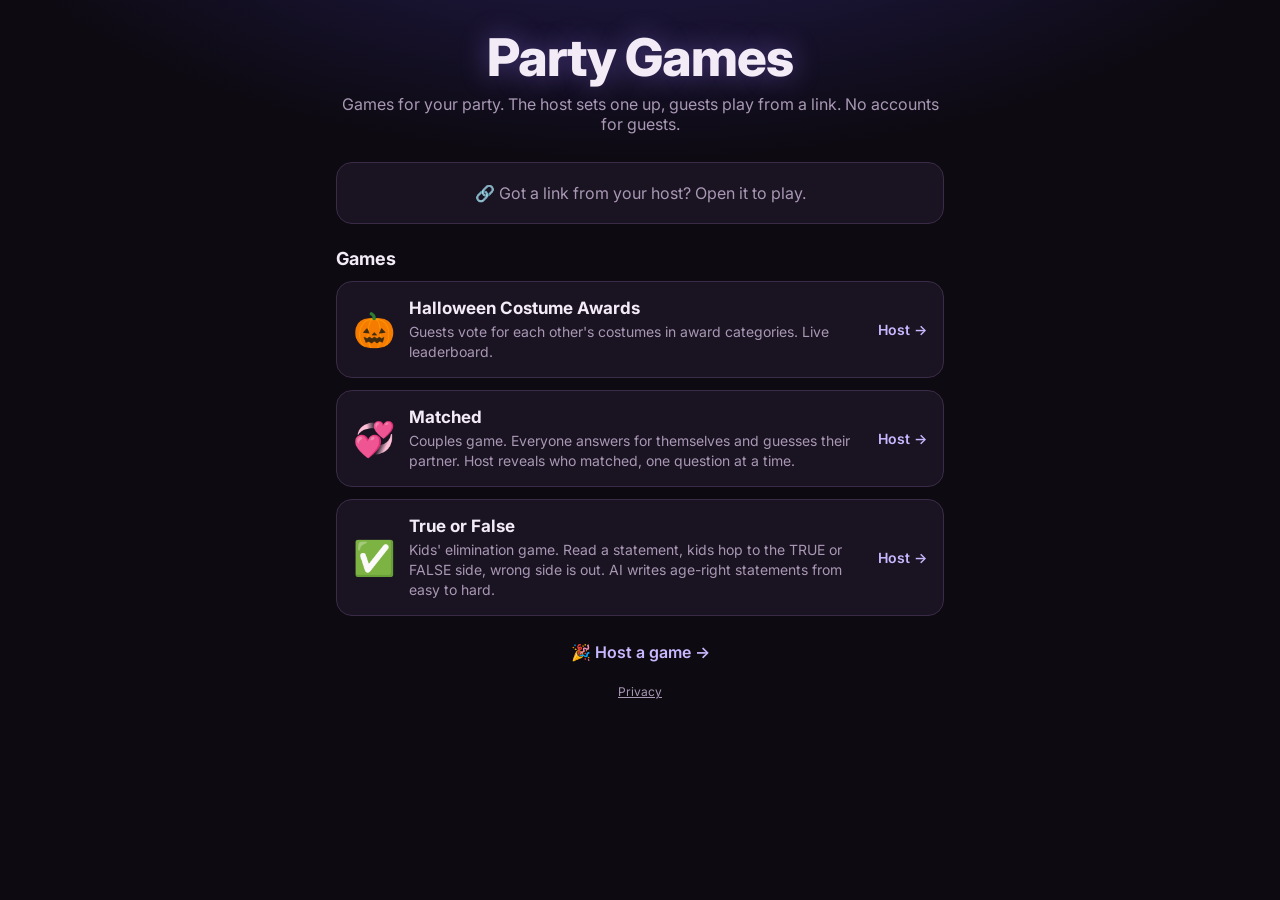
<file: index.html>
<!doctype html>
<html lang="en"><head>
<meta charset="utf-8"><meta name="viewport" content="width=device-width,initial-scale=1,viewport-fit=cover"><meta name="theme-color" content="#0d0a12">
<title>Party Games</title>
<link rel="preconnect" href="https://fonts.googleapis.com">
<link href="https://fonts.googleapis.com/css2?family=Inter:wght@400;600;700;800&display=swap" rel="stylesheet">
<link rel="stylesheet" href="styles.css">
</head><body class="hub">
<div class="wrap" style="padding-bottom:48px">
  <header>
    <h1>Party Games</h1>
    <div class="sub">Games for your party. The host sets one up, guests play from a link. No accounts for guests.</div>
  </header>
  <div class="card notice" style="padding:20px 16px">🔗 Got a link from your host? Open it to play.</div>
  <h2 style="font-size:18px;margin:24px 0 12px">Games</h2>
  <div class="games" id="games"></div>
  <a class="cta" href="admin.html">🎉 Host a game →</a>
  <p class="sub" style="text-align:center;font-size:12px"><a href="privacy.html" style="color:var(--muted)">Privacy</a></p>
</div>
<script src="games.js"></script>
<script>
const box = document.getElementById("games");
for(const g of PARTY_GAMES){
  const a = document.createElement("a"); a.className = "game"; a.href = g.path + "admin.html";
  a.innerHTML = '<span class="ico"></span><div class="txt"><b></b><div class="sub"></div></div><span class="go">Host →</span>';
  a.querySelector(".ico").textContent = g.emoji; a.querySelector("b").textContent = g.name; a.querySelector(".sub").textContent = g.blurb;
  box.append(a);
}
</script>
</body></html>
</file>
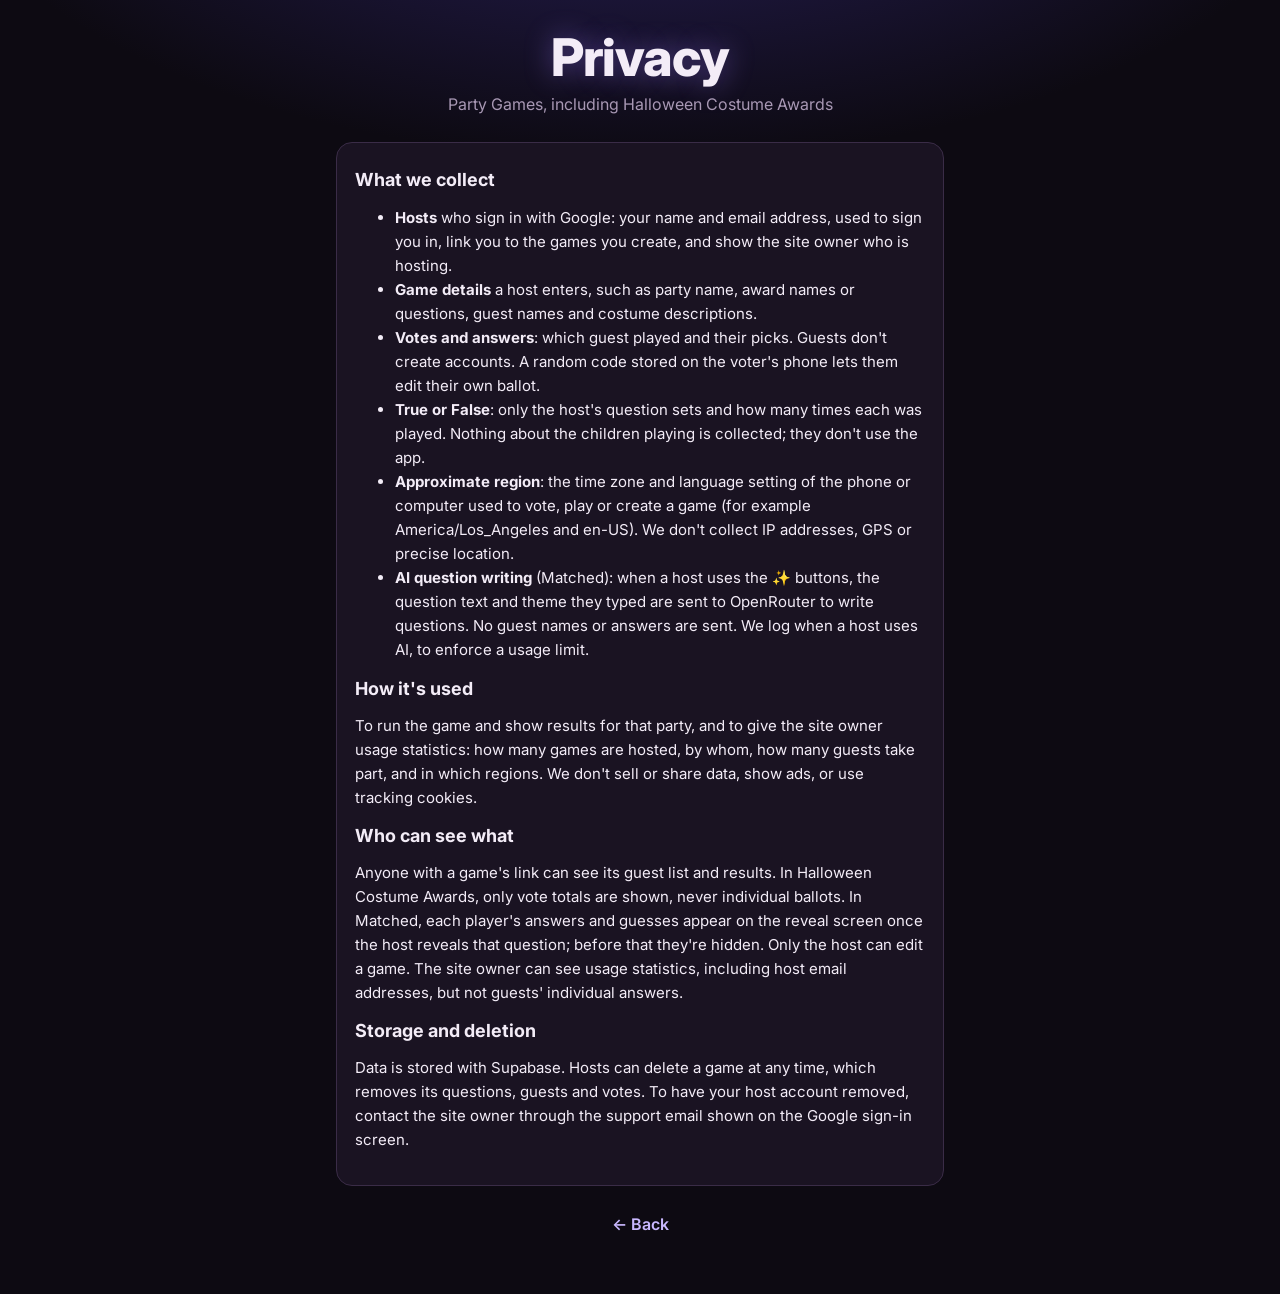
<file: privacy.html>
<!doctype html>
<html lang="en"><head>
<meta charset="utf-8"><meta name="viewport" content="width=device-width,initial-scale=1,viewport-fit=cover"><meta name="theme-color" content="#0d0a12">
<title>Privacy — Party Games</title>
<link rel="preconnect" href="https://fonts.googleapis.com">
<link href="https://fonts.googleapis.com/css2?family=Inter:wght@400;600;700;800&display=swap" rel="stylesheet">
<link rel="stylesheet" href="styles.css">
<style>.doc p,.doc li{color:var(--ink);line-height:1.6;font-size:15px}.doc h2{margin-top:8px}</style>
</head><body class="hub">
<div class="wrap" style="padding-bottom:48px">
  <header><h1>Privacy</h1><div class="sub">Party Games, including Halloween Costume Awards</div></header>
  <div class="card doc">
    <h2>What we collect</h2>
    <ul>
      <li><b>Hosts</b> who sign in with Google: your name and email address, used to sign you in, link you to the games you create, and show the site owner who is hosting.</li>
      <li><b>Game details</b> a host enters, such as party name, award names or questions, guest names and costume descriptions.</li>
      <li><b>Votes and answers</b>: which guest played and their picks. Guests don't create accounts. A random code stored on the voter's phone lets them edit their own ballot.</li>
      <li><b>True or False</b>: only the host's question sets and how many times each was played. Nothing about the children playing is collected; they don't use the app.</li>
      <li><b>Approximate region</b>: the time zone and language setting of the phone or computer used to vote, play or create a game (for example America/Los_Angeles and en-US). We don't collect IP addresses, GPS or precise location.</li>
      <li><b>AI question writing</b> (Matched): when a host uses the ✨ buttons, the question text and theme they typed are sent to OpenRouter to write questions. No guest names or answers are sent. We log when a host uses AI, to enforce a usage limit.</li>
    </ul>
    <h2>How it's used</h2>
    <p>To run the game and show results for that party, and to give the site owner usage statistics: how many games are hosted, by whom, how many guests take part, and in which regions. We don't sell or share data, show ads, or use tracking cookies.</p>
    <h2>Who can see what</h2>
    <p>Anyone with a game's link can see its guest list and results. In Halloween Costume Awards, only vote totals are shown, never individual ballots. In Matched, each player's answers and guesses appear on the reveal screen once the host reveals that question; before that they're hidden. Only the host can edit a game. The site owner can see usage statistics, including host email addresses, but not guests' individual answers.</p>
    <h2>Storage and deletion</h2>
    <p>Data is stored with Supabase. Hosts can delete a game at any time, which removes its questions, guests and votes. To have your host account removed, contact the site owner through the support email shown on the Google sign-in screen.</p>
  </div>
  <div style="text-align:center"><a class="cta" href="./">← Back</a></div>
</div>
</body></html>
</file>
<file: styles.css>
:root{
  --bg:#0d0a12; --panel:#1a1322; --panel2:#241a2e; --ink:#f3ecf7; --muted:#a898b4;
  --pumpkin:#ff7a1a; --pumpkin2:#ffb347; --slime:#8be04e; --line:#3a2c47;
}
*{box-sizing:border-box}
html,body{margin:0;background:var(--bg);color:var(--ink);font-family:"Inter",system-ui,-apple-system,sans-serif}
body{background:radial-gradient(1200px 600px at 50% -200px,#3b1d4d 0%,transparent 60%),var(--bg);min-height:100vh}
.wrap{max-width:640px;margin:0 auto;padding:20px 16px calc(110px + env(safe-area-inset-bottom))}
header{text-align:center;margin:12px 0 28px}
h1{font-family:"Creepster",cursive;font-weight:400;font-size:clamp(40px,10vw,64px);margin:0;line-height:1;
  color:var(--pumpkin);text-shadow:0 0 24px rgba(255,122,26,.45)}
.sub{color:var(--muted);margin-top:10px}
nav{display:flex;gap:8px;justify-content:center;margin-top:16px}
nav a{color:var(--ink);text-decoration:none;padding:11px 18px;border:1px solid var(--line);border-radius:999px;font-size:14px}
nav a.on{background:var(--pumpkin);border-color:var(--pumpkin);color:#1a0d00;font-weight:600}
.card{background:var(--panel);border:1px solid var(--line);border-radius:16px;padding:18px;margin-bottom:16px}
.card h2{margin:0 0 12px;font-size:18px;display:flex;gap:8px;align-items:center}
.card h2 .done{margin-left:auto;font-size:12px;color:var(--slime);font-weight:600}
.opts{display:grid;grid-template-columns:repeat(2,1fr);gap:10px}
@media(min-width:520px){.opts{grid-template-columns:repeat(3,1fr)}}
.opt{background:var(--panel2);border:1px solid var(--line);color:var(--ink);padding:14px 10px;min-height:52px;border-radius:12px;
  font-size:16px;cursor:pointer;transition:.15s;-webkit-tap-highlight-color:transparent;touch-action:manipulation;overflow-wrap:anywhere}
.opt:active{transform:scale(.97)}
.opt:hover{border-color:var(--pumpkin2)}
.opt.sel{background:var(--pumpkin);border-color:var(--pumpkin);color:#1a0d00;font-weight:600}
.bar{position:fixed;left:0;right:0;bottom:0;background:rgba(13,10,18,.92);backdrop-filter:blur(8px);
  border-top:1px solid var(--line);padding:12px 16px calc(12px + env(safe-area-inset-bottom))}
.bar .in{max-width:640px;margin:0 auto;display:flex;gap:12px;align-items:center}
.bar .status{flex:1;color:var(--muted);font-size:14px}
button.primary{background:var(--pumpkin);color:#1a0d00;border:0;border-radius:12px;padding:14px 22px;min-height:50px;font-weight:700;font-size:16px;cursor:pointer;touch-action:manipulation}
button.primary:disabled{opacity:.4;cursor:default}
.row{display:grid;grid-template-columns:1fr auto;gap:4px 10px;margin:10px 0}
.row .name{font-size:15px}.row .n{color:var(--muted);font-variant-numeric:tabular-nums;font-size:14px}
.track{grid-column:1/-1;height:10px;background:var(--panel2);border-radius:99px;overflow:hidden}
.fill{height:100%;background:linear-gradient(90deg,var(--pumpkin),var(--pumpkin2));border-radius:99px;transition:width .6s}
.row.lead .name{font-weight:700}.row.lead .name::before{content:"👑 "}
.empty{color:var(--muted);font-size:14px}
.badge{display:inline-block;font-size:12px;color:var(--muted);border:1px dashed var(--line);border-radius:8px;padding:4px 8px;margin-top:10px}
.toast{position:fixed;left:50%;top:20px;transform:translateX(-50%);background:var(--slime);color:#0d1a05;padding:10px 16px;
  border-radius:12px;font-weight:600;opacity:0;transition:.3s;pointer-events:none}
.toast.show{opacity:1}

/* ---- guest option with costume ---- */
.opts.people{grid-template-columns:1fr}
@media(min-width:520px){.opts.people{grid-template-columns:repeat(2,1fr)}}
.opts.people .opt{text-align:left;display:flex;flex-direction:column;gap:3px;padding:12px 14px}
.gname{font-weight:600}
.gcost{font-size:13px;color:var(--muted);line-height:1.3}
.opt.sel .gcost{color:#3d1d00}
.row .cost{grid-column:1/-1;font-size:12px;color:var(--muted);margin-top:-2px}
.notice{text-align:center;color:var(--muted);padding:32px 16px}

/* ---- admin ---- */
label.f{display:block;font-size:13px;color:var(--muted);margin:10px 0 6px}
input.in,textarea.in,select.in{width:100%;background:var(--panel2);border:1px solid var(--line);color:var(--ink);border-radius:10px;
  padding:12px;font:inherit;font-size:16px}
input.in:focus,textarea.in:focus,select.in:focus{outline:none;border-color:var(--pumpkin)}
textarea.in{resize:vertical;min-height:44px}
.item{border-top:1px solid var(--line);padding:12px 0;display:grid;gap:8px}
.item:first-of-type{border-top:0}
.item .line{display:flex;gap:8px}
.item .line .in{flex:1;min-width:0}
input.emo{width:56px!important;flex:0 0 56px!important;text-align:center;padding:12px 4px}
.tools{display:flex;gap:6px;justify-content:flex-end}
.ib{background:var(--panel2);border:1px solid var(--line);color:var(--ink);border-radius:10px;min-width:44px;min-height:44px;
  font-size:16px;cursor:pointer;touch-action:manipulation}
.ib:disabled{opacity:.3}
.ib.del{color:#ff6b6b}
.addbox{background:var(--panel2);border-radius:12px;padding:12px;margin-top:12px;display:grid;gap:8px}
.addbox .in{background:var(--bg)}
button.ghost{background:transparent;color:var(--ink);border:1px solid var(--line);border-radius:12px;padding:12px 16px;min-height:48px;font:inherit;font-weight:600;cursor:pointer}
button.danger{background:transparent;color:#ff6b6b;border:1px solid #6b2a2a;border-radius:12px;padding:12px 16px;min-height:48px;font:inherit;font-weight:600;cursor:pointer}
.stats{display:grid;grid-template-columns:repeat(3,1fr);gap:8px;margin-bottom:12px}
.stat{background:var(--panel2);border-radius:12px;padding:12px;text-align:center}
.stat b{display:block;font-size:24px;color:var(--pumpkin2)}
.stat span{font-size:12px;color:var(--muted)}
.share{display:flex;gap:8px}.share .in{flex:1;min-width:0;font-size:14px}
.err{color:#ff6b6b;font-size:14px;margin-top:8px}
.hidden{display:none!important}
/* ---- voter identity ---- */
.who .opt[disabled]{opacity:.45;cursor:default}
.who .opt .tag{font-size:12px;color:var(--slime);font-weight:600}
.who .opt.mine{border-color:var(--slime)}
.asme{display:flex;align-items:center;gap:10px;background:var(--panel2);border:1px solid var(--line);border-radius:12px;padding:12px 14px;margin-bottom:16px}
.asme b{flex:1}
.asme button{background:none;border:0;color:var(--pumpkin2);font:inherit;font-weight:600;cursor:pointer;min-height:44px;padding:0 4px}
.okbox{background:#16260d;border:1px solid #2f5a17;color:#c8f5a8;border-radius:12px;padding:12px 14px;margin-bottom:16px;font-size:14px}
.errbox{background:#2a1111;border:1px solid #6b2a2a;color:#ffb3b3;border-radius:12px;padding:12px 14px;margin-bottom:16px;font-size:14px}
.toggle{display:flex;align-items:center;justify-content:space-between;gap:12px;min-height:48px}
.switch{position:relative;width:56px;height:32px;flex:0 0 56px}
.switch input{opacity:0;width:0;height:0}
.switch span{position:absolute;inset:0;background:var(--panel2);border:1px solid var(--line);border-radius:99px;transition:.2s;cursor:pointer}
.switch span::after{content:"";position:absolute;left:3px;top:3px;width:24px;height:24px;border-radius:50%;background:var(--muted);transition:.2s}
.switch input:checked+span{background:var(--slime);border-color:var(--slime)}
.switch input:checked+span::after{transform:translateX(24px);background:#0d1a05}
select.in{appearance:none;background-image:linear-gradient(45deg,transparent 50%,var(--muted) 50%),linear-gradient(135deg,var(--muted) 50%,transparent 50%);
  background-position:calc(100% - 18px) 50%,calc(100% - 12px) 50%;background-size:6px 6px;background-repeat:no-repeat;padding-right:36px}
.voted-tag{font-size:12px;color:var(--slime);font-weight:600}

.gbtn{width:100%;display:flex;align-items:center;justify-content:center;gap:12px;background:#fff;color:#1f1f1f;border:0;border-radius:12px;
  min-height:52px;font:inherit;font-size:16px;font-weight:600;cursor:pointer;touch-action:manipulation}
.gbtn:disabled{opacity:.6}
.cta{display:block;text-align:center;margin-top:14px;color:var(--pumpkin2);font-weight:600;text-decoration:none;padding:12px}
details.alt{margin-top:16px;border-top:1px solid var(--line);padding-top:12px}
details.alt summary{color:var(--muted);font-size:14px;cursor:pointer;min-height:44px;display:flex;align-items:center;list-style:none}
details.alt summary::before{content:"▸";margin-right:8px}details.alt[open] summary::before{content:"▾"}

/* ---- Party Games hub (neutral theme; games keep their own look) ---- */
body.hub{--pumpkin:#9b7bff;--pumpkin2:#c9b8ff;--slime:#5fe0b5;
  background:radial-gradient(1200px 600px at 50% -200px,#2a2160 0%,transparent 60%),var(--bg)}
body.hub h1{font-family:"Inter",system-ui,sans-serif;font-weight:800;letter-spacing:-.02em;font-size:clamp(36px,9vw,52px);
  color:var(--ink);text-shadow:0 0 28px rgba(155,123,255,.45)}
.back{display:inline-flex;align-items:center;min-height:44px;color:var(--muted);text-decoration:none;font-size:14px;font-weight:600}
.back:hover{color:var(--ink)}
.games{display:grid;gap:12px}
a.game{display:flex;gap:14px;align-items:center;background:var(--panel);border:1px solid var(--line);border-radius:16px;
  padding:16px;color:var(--ink);text-decoration:none;transition:.15s}
a.game:hover{border-color:var(--pumpkin2)}
a.game .ico{font-size:34px;line-height:1;flex:0 0 auto}
a.game .txt{flex:1;min-width:0}
a.game b{display:block;font-size:17px}
a.game .sub{margin-top:4px;font-size:14px;line-height:1.4}
a.game .go{color:var(--pumpkin2);font-weight:600;font-size:14px;white-space:nowrap}
.game.soon{display:flex;gap:14px;align-items:center;border:1px dashed var(--line);border-radius:16px;padding:16px;color:var(--muted);font-size:14px}
</file>
